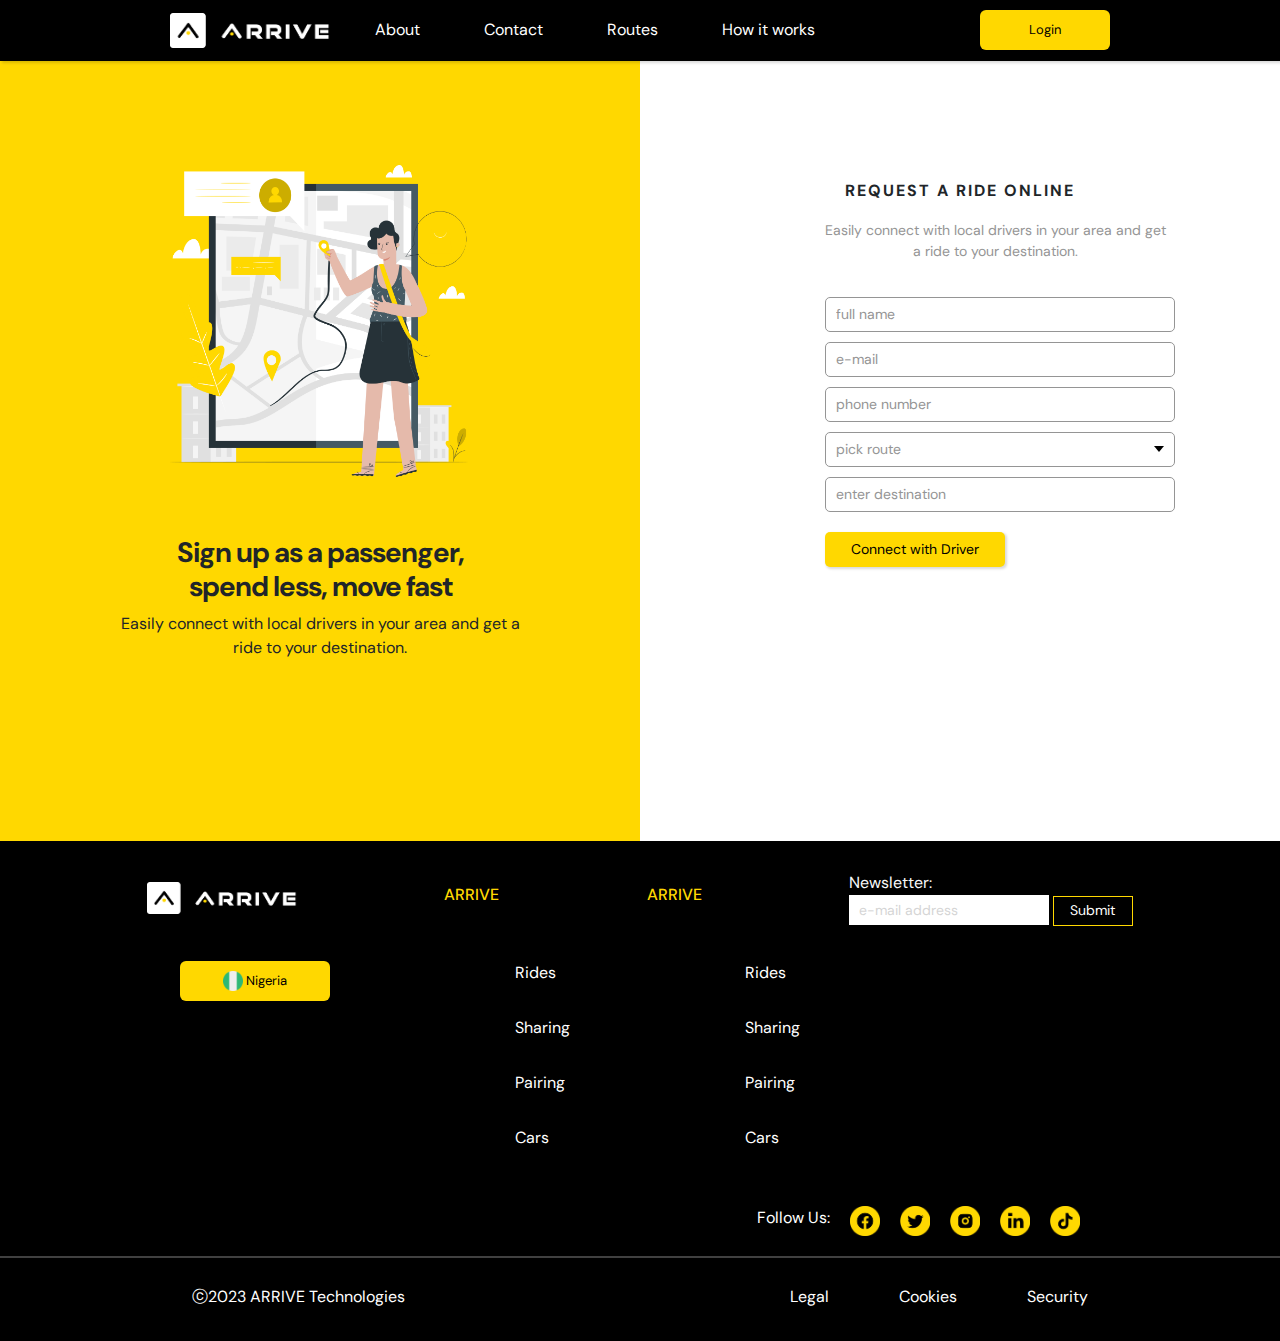
<file: request.html>
<!DOCTYPE html>
<html lang="en">
<head>
    <meta charset="UTF-8">
    <meta http-equiv="X-UA-Compatible" content="IE=edge">
    <meta name="viewport" content="width=device-width, initial-scale=1.0">
    <link rel="shortcut icon" href="/images/favicon.png" type="image/x-icon">
    <title>ARRIVE | Share a Ride, Pay Less</title>
    <link rel="stylesheet" href="bootstrap-grid.css">
    <link rel="stylesheet" href="bootstrap.css">
    <link rel="stylesheet" href="request.css">
    <link rel="stylesheet" href="responsive.css">
    <link rel="stylesheet" href="https://cdnjs.cloudflare.com/ajax/libs/font-awesome/6.2.1/css/all.min.css" integrity="sha512-MV7K8+y+gLIBoVD59lQIYicR65iaqukzvf/nwasF0nqhPay5w/9lJmVM2hMDcnK1OnMGCdVK+iQrJ7lzPJQd1w==" crossorigin="anonymous" referrerpolicy="no-referrer" />
</head>
<body>

  <!----------Nav Bar--------->


  <nav class="navbar navbar-expand-lg bg-body-tertiary">
    <div class="container" style="padding: 0 100px; justify-content: space-evenly;">
      <a class="navbar-brand" href="index.html"><img src="/images/arrive logo.png" width="160px" alt=""></a>
      <button class="navbar-toggler" type="button" data-bs-toggle="collapse" data-bs-target="#navbarSupportedContent" aria-controls="navbarSupportedContent" aria-expanded="false" aria-label="Toggle navigation">
        <span class="navbar-toggler-icon"></span>
      </button>
      <div class="collapse navbar-collapse" id="navbarSupportedContent">
        <ul class="navbar-nav me-auto mb-2 mb-lg-0 gap-5" style="margin-left: 21px;">
          <li class="nav-item">
            <a class="nav-link" href="">About</a>
          </li>

          <li class="nav-item">
            <a class="nav-link" href="contact.html">Contact</a>
          </li>
          <li class="nav-item">
            <a href="routes.html" class="nav-link">Routes</a>
          </li>

          <li class="nav-item">
            <a href="howitworks.html" class="nav-link">How it works</a>
          </li>
        </ul>
        <form class="d-flex gap-2" role="btn">
            <a class="btn" href="login.html">Login</a>
        </form>
      </div>
    </div>
  </nav>

  <!----------End 0f NavBar----------->

  <!------header section------->

 <section id="header">
  <div class="header">
    <div class="yellow-box">
      <img src="images/request animation.png" alt="" width="300px">
      <div class="y-text">
        <h3>Sign up as a passenger,<br>spend less, move fast</h3>
        <p>Easily connect with local drivers in your area and get a ride to your destination.</p>
      </div>
      
    </div>
    <div class="white-box">
      <div class="white-content">
        <div class="white-top">
          <div class="white-txt">
            <h6>REQUEST A RIDE ONLINE</h6>
            <p>Easily connect with local drivers in your area and get a ride to your destination.</p>
          </div>
        </div>
        <div class="white-mid">
          <input class="input" type="text" placeholder="full name"><br>
          <input class="input" type="email" placeholder="e-mail"><br>
          <input class="input" type="text" placeholder="phone number"><br>
          <div class="dropdown">
            <div class="select">
              <span class="selected"> pick route</span>
              <div class="caret">

              </div>
            </div>
            <ul class="menu">
              <li class="active">pick route</li>
              <li>Lekki</li>
              <li>Oshodi</li>
              <li>Berger</li>
              <li>Maryland</li>
              <li>Ikeja</li>
              <li>Ikorodu</li>
              <li>Apapa</li>
            </ul>
          </div>
          <!-- <div class="dropdown">
            <div class="select">
              <span class="selected">Ikeja</span>
              <div class="caret">

              </div>
            </div>
            <ul class="menu">
              <li>Lekki</li>
              <li>Oshodi</li>
              <li>Berger</li>
              <li class="active">Ikeja</li>
              <li>Maryland</li>
              <li>Ikorodu</li>
              <li>Apapa</li>
            </ul>
          </div> -->
          <input class="input" type="text" placeholder="enter destination"><br>
            
          
          <button class="bttn" type="button">Connect with Driver</button><br>

        </div>    
    </div>  
    </div>
  </div>
  

 </section>

  <!------- end of header section --------->

    <!--------------footer------------->


    <section id="footer">
      <div class="firstbar">
          <div class="logo">
              <a href="/ARRIVE Landing Page/index.html"><img src="/images/arrive logo.png" width="150px" alt=""></a>
          </div>
          <h1>ARRIVE</h1>
          <h1>ARRIVE</h1>
          <div class="newsletter">
            <label class="text-light" for="newsletter">Newsletter: </label><br>
            <input class="texxt" type="email" placeholder="e-mail address">
            <input class="button" type="button" value="Submit">
          </div>
      </div>
      <div class="secondbar">
          <div class="logos">
              <button class="btn"><img src="/images/ng.png" width="20px">   Nigeria</button>
          </div>
          <div class="lists">
              <div class="list1">
                  <a><p>Rides</p></a>
                  <a><p>Sharing</p></a>
                  <a><p>Pairing</p></a>
                  <a><p>Cars</p></a>
              </div>
              <div class="list2">
                  <a><p>Rides</p></a>
                  <a><p>Sharing</p></a>
                  <a><p>Pairing</p></a>
                  <a><p>Cars</p></a>
              </div>
          </div>
          
      </div>
      <div class="thirdbar">
          <div class="socials">
              <label for="icons">Follow Us:</label>
              <a href="https://www.facebook.com/login.php/"><img src="/images/fb.png" width="30px" alt=""></a>
              <a href="https://www.twitter.com"><img src="/images/tw.png" width="30px" alt=""></a>
              <a href="https://www.instagram.com"><img src="/images/ig.png" width="30px" alt=""></a>
              <a href="https://www.linkedin.com"><img src="/images/link.png" width="30px" alt=""></a>
              <a href="https://www.tiktok.com"><img src="/images/tt.png" width="30px" alt=""></a>
          </div>
      </div>
      <hr>
      <div class="lastbar">
          <div class="2022">
              <p>ⓒ2023 ARRIVE Technologies</p>
          </div>
          <div class="legal">
              <p>Legal</p>
              <p>Cookies</p>
              <p>Security</p>
          </div>
          
      </div>
  </section>




  <script src="request.js"></script>
  <script src="https://cdn.jsdelivr.net/npm/@popperjs/core@2.11.6/dist/umd/popper.min.js" integrity="sha384-oBqDVmMz9ATKxIep9tiCxS/Z9fNfEXiDAYTujMAeBAsjFuCZSmKbSSUnQlmh/jp3" crossorigin="anonymous"></script>
  <script src="https://cdn.jsdelivr.net/npm/bootstrap@5.2.3/dist/js/bootstrap.min.js" integrity="sha384-cuYeSxntonz0PPNlHhBs68uyIAVpIIOZZ5JqeqvYYIcEL727kskC66kF92t6Xl2V" crossorigin="anonymous"></script>
</body>
</html>
</file>
<file: request.css>
@import url('https://fonts.googleapis.com/css2?family=DM+Sans:wght@400;500;700&display=swap');


*{
    padding: 0;
    margin: 0;
    box-sizing: border-box;
    font-family: 'DM Sans';
}


-------Top Bar ------------*/
.topbar{
    height: 40px;
    background-color: #474747;
    width: 100%;
    padding: 8px 0;
}
.content{
    display: flex;
    justify-content: space-around;
    color: #FFF;
}
.reglinks > label{
    color: #FFD800;
}
.reglinks > a{
    align-items: center;
    padding: 20px;
    color: #FFF;
    text-decoration: none;
}



/*------end of Top Bar ---------


/*-----------Nav Bar---------*/


.navbar{
    background-color: black;
    box-shadow: rgba(0, 0, 0, 0.15) 1.95px 1.95px 2.6px;
}
.nav-link{
    color: #FFFFFF;
}

.nav-link:hover{
    color: #FFD800;
}
.navbar-toggler{
    color: #FFD800;
}
.btn{
    padding: 10px 10px;
    width: 130px;
    height: 40px;
    background-color: #FFD800;
    color: black;
    border-radius: 6px;
    transition: .4s;
    border: none;
    font-size: 13px;
}
.btn:hover{
    background-color: #fff;
    color: #000;
    border: 1px solid #FFD800;
    
}
.btnn{
    width: 120px;
    padding: 5px 5px;
    border-radius: 6px;
    background-color: white;
    border: none;
    transition: .4s;
}
.btnn:hover{
    background-color: #FFD800;
    color: white;
}
.btnnn{
    width: 95px;
    height: 30px;
    border-radius: 6px;
    border: none;
    background-color: #FFD800;
    color: black;
}

/*------End of NavBar------*/

/*-------header section----------*/

#header{
    height: 90vh;
    width: 100%;
}
.header{
    margin-top: -30px;
    display: flex;
}
.yellow-box{
    width: 50%;
    height: 90vh;
    background-color: #FFD800;
    padding: 20px 50px;
    display: grid;
    align-items: center;
    justify-content: center;
}
.yellow-box img{
    margin: auto;
}
.y-text{
    width: 400px;
    text-align: center;
    margin-top: -200px;
}
.y-text h3{
    font-weight: 700;
    letter-spacing: -1px;
}
.white-box{
    width: 50%;
    height: 90vh;
    background-color: #fff;
    padding: 80px 180px;
}
.white-content{
    width: 100%;
    margin-top: 70px;
}

.white-top{
    margin-top: 20px;
    justify-content: center;
    align-items: center;
}
.white-top a img{
    margin-left: 150px;
}
.white-txt{
    margin-top: 10px;
    text-align: center;
}
.white-txt h6{
    text-align: center;
    letter-spacing: 2px;
    font-weight: 700;
}
.white-txt p{
    margin-top: 20px;
    width: 350px;
    font-size: 14px;
    color: #959595;
}
.white-mid{
    align-items: center;
    justify-content: center;
    margin-top: 30px;
}

.white-mid label{
    font-size: 13px;
    margin-left: 5px;
    color: #959595;
}
.check{
    width: 100%;
    margin-left: 10px;
}
.white-mid .forgot a{
    text-decoration: none;
    font-size: 13px;
    color: #FFD800;
    float: right;
   
}
.white-mid .input{
    margin: 5px;
    height: 35px;
    width: 350px;
    border-radius: 5px;
    border: .5px solid #959595;
    padding: 10px;
    font-size: 14px;
}
.white-mid .input:focus{
    border: 1px solid #FFD800;
    outline: 0;
}
.white-mid .input::placeholder{
    color: #959595;
    font-size: 14px;
}


.white-mid .bttn{
    margin-top: 15px;
    margin-bottom: 5px;
    margin-left: 5px;
    height: 35px;
    width: 180px;
    border: none;
    outline: none;
    background-color: #FFD800;
    border-radius: 5px;
    font-size: 14px;
    box-shadow: rgba(0, 0, 0, 0.15) 1.95px 1.95px 2.6px;
}

.dropdown{
    margin: 5px;

    width: 350px;
}
.dropdown * {
    box-sizing: border-box;
}
.select{
    background: transparent;
    color: #959595;
    display: flex;
    justify-content: space-between;
    align-items: center;
    border: .5px solid #959595;
    border-radius: 5px;
    padding: 10px;
    cursor: pointer;
    height: 35px;
}
.select span{
    font-size: 14px;
}
.select-clicked{
    border: 1px solid #FFD800;
}
.select:hover{
    background: none;
}
.caret{
    width: 0;
    height: 0;
    border-left: 5px solid transparent;
    border-right: 5px solid transparent;
    border-top: 6px solid #000;
    transition: .4s;
}
.caret-rotate{
    transform: rotate(180deg);
}
.menu{
    list-style: none;
    display: grid;
    gap: 1px;
    padding: .2rem .5rem;
    background: rgb(241, 241, 241);
    border-radius: 5px;
    color: #959595;
    position: absolute;
    top: 3em;
    left: 50%;
    width: 100%;
    transform: translateX(-50%);
    opacity: 0;
    display: none;
    transition: .3s;
    z-index: 1;
    font-size: 14px;
}
.menu li{
    padding: .3em .5em;
    margin: .3em 0;
    border-radius: 5px;
    cursor: pointer;
}
.menu li:hover{
    background: #FFF;
}
.menu-open{
    display: block;
    opacity: 1;
}
.active{
    background: #fff;
}






/*-------end of header section-------*/



/*------------------footer----------*/




#footer{
    height: 500px;
    width: 100%;
    background-color: black;
    position: relative;
}
.firstbar{
    display: flex;
    padding-top: 30px;
    align-items: center;
    justify-content: space-evenly;
}
.firstbar h1{
    font-size: 16px;
    color: #FFD800;
}
.secondbar{
    display: grid;
    padding: 20px;
    margin-left: 60px;
    margin-top: 15px;
    display: flex;
    color: #fff;
}
.texxt{
    width: 200px;
    border: none;
    height: 30px;
    padding: 0 10px;
}
.texxt::placeholder{
    font-size: 14px;
    opacity: 30%;
}
.texxt:focus{
    outline: none;
}
.newsletter > .button{
    height: 30px;
    width: 80px;
    border: .5px solid #FFD800;
    background-color: black;
    color: #FFF;
    font-size: 14px;
}
.newsletter > .button:hover{
    background-color: #FFF;
    color: #000;
}
.logos{
    margin-left: 100px;
}
.logos button{
    width: 150px;
}
.lists{
    margin-left: 60px;
    display: flex;
}
.list1{
    margin-left: 125px;
    font-size: 16px;
    display: grid;
    gap: 15px;
}
.list2{
    margin-left: 175px;
    font-size: 16px;
    display: grid;
    gap: 15px;
}
.thirdbar{
    display: flex;
    align-items: center;
    justify-content: right;
    margin-right: 200px;
    margin-top: 20px;
}
#footer hr{
    color: #fff;
    border: 1px solid #fff;
    margin-top: 20px;
}
.socials{
    display: flex;
    gap: 20px;
    color: #FFF;
}
.btnnn{
    margin-left: -110px;
    background-color: #FFD800;
    color: black;
    width: auto;
    height: 45px;
    font-size: 14px;
    border-radius: 6px;
    border: 1px solid transparent;
    padding: 0 30px;
    transition: .5s;
}
.btnnn:hover{
    color: #FFF;
}
.lastbar{
    display: flex;
    color: #FFF;
    align-items: center;
    justify-content: space-around;
    margin-top: 27px;
}
.lastbar p{
    font-size: 16px;
}
.legal{
    display: flex;
    gap: 70px;
}
</file>
<file: responsive.css>
/*---------Media Queries------------*/
</file>
